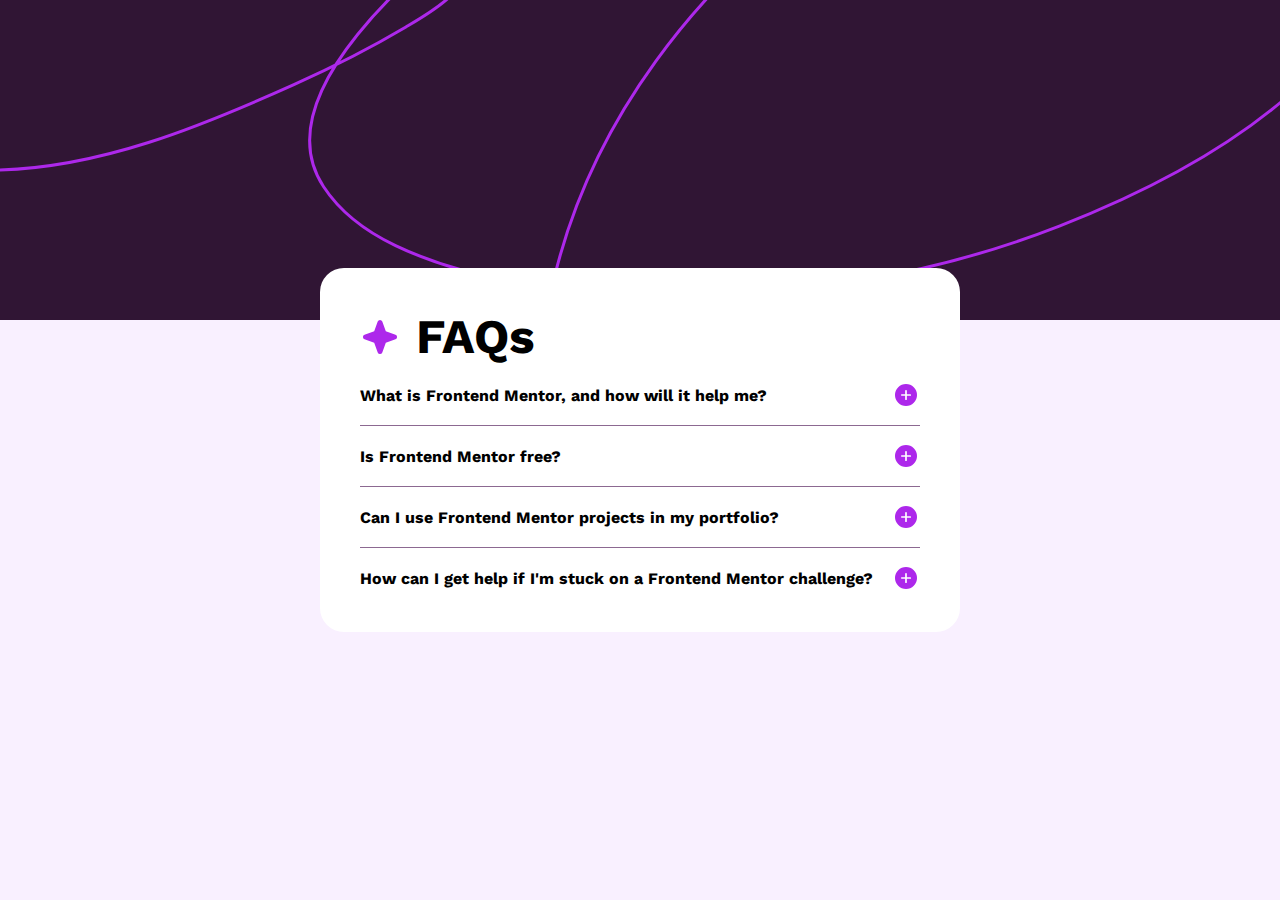
<file: FAQ-Accordion/index.html>
<!DOCTYPE html>
<html lang="en">

<head>
  <meta charset="UTF-8">
  <meta name="viewport" content="width=device-width, initial-scale=1.0">
  <!-- displays site properly based on user's device -->

  <link rel="icon" type="image/png" sizes="32x32" href="./assets/images/favicon-32x32.png">
  <link rel="stylesheet" href="./assets/css/style.css">

  <title>Frontend Mentor | FAQ accordion</title>
</head>

<body>

  <div class="container faq">
    <div class="container-title">
      <img src="./assets/images/icon-star.svg" class="star-img" alt="">
      <h1 class="heading">FAQs</h1>
    </div>
    <div class="accordion-block">
      <div class="expand-collapse-block">
        <div class="accordion-header" onclick="expandCollapse()">
          <h3 class="accordion-title">What is Frontend Mentor, and how will it help me?</h3>
          <div class="action-wrapper">
            <img src="./assets/images/icon-plus.svg" class="expand-icon" alt="accordion-expand">
            <img src="./assets/images/icon-minus.svg" class="collapse-icon" alt="accordion-expand">
          </div>
        </div>
        <div class="accordion-body">
          <p class="para">
            Frontend Mentor offers realistic coding challenges to help developers improve their
            frontend coding skills with projects in HTML, CSS, and JavaScript. It's suitable for
            all levels and ideal for portfolio building.
          </p>
        </div>
      </div>
      <div class="expand-collapse-block">
        <div class="accordion-header" onclick="expandCollapse()">
          <h3 class="accordion-title">Is Frontend Mentor free?</h3>
          <div class="action-wrapper">
            <img src="./assets/images/icon-plus.svg" class="expand-icon" alt="accordion-expand">
            <img src="./assets/images/icon-minus.svg" class="collapse-icon" alt="accordion-expand">
          </div>
        </div>
        <div class="accordion-body hide">
          <p class="para">
            Yes, Frontend Mentor offers both free and premium coding challenges, with the free
            option providing access to a range of projects suitable for all skill levels.
          </p>
        </div>
      </div>
      <div class="expand-collapse-block">
        <div class="accordion-header" onclick="expandCollapse()">
          <h3 class="accordion-title">Can I use Frontend Mentor projects in my portfolio?</h3>
          <div class="action-wrapper">
            <img src="./assets/images/icon-plus.svg" class="expand-icon" alt="accordion-expand">
            <img src="./assets/images/icon-minus.svg" class="collapse-icon" alt="accordion-expand">
          </div>
        </div>
        <div class="accordion-body hide">
          <p class="para">
            Yes, you can use projects completed on Frontend Mentor in your portfolio. It's an excellent
            way to showcase your skills to potential employers!
          </p>
        </div>
      </div>
      <div class="expand-collapse-block">
        <div class="accordion-header" onclick="expandCollapse()">
          <h3 class="accordion-title">How can I get help if I'm stuck on a Frontend Mentor challenge?</h3>
          <div class="action-wrapper">
            <img src="./assets/images/icon-plus.svg" class="expand-icon" alt="accordion-expand">
            <img src="./assets/images/icon-minus.svg" class="collapse-icon" alt="accordion-expand">
          </div>
        </div>
        <div class="accordion-body hide">
          <p class="para">
            The best place to get help is inside Frontend Mentor's Discord community. There's a help
            channel where you can ask questions and seek support from other community members.
          </p>
        </div>
      </div>
    </div>
  </div>

  <script src="./index.js"></script>
</body>

</html>
</file>
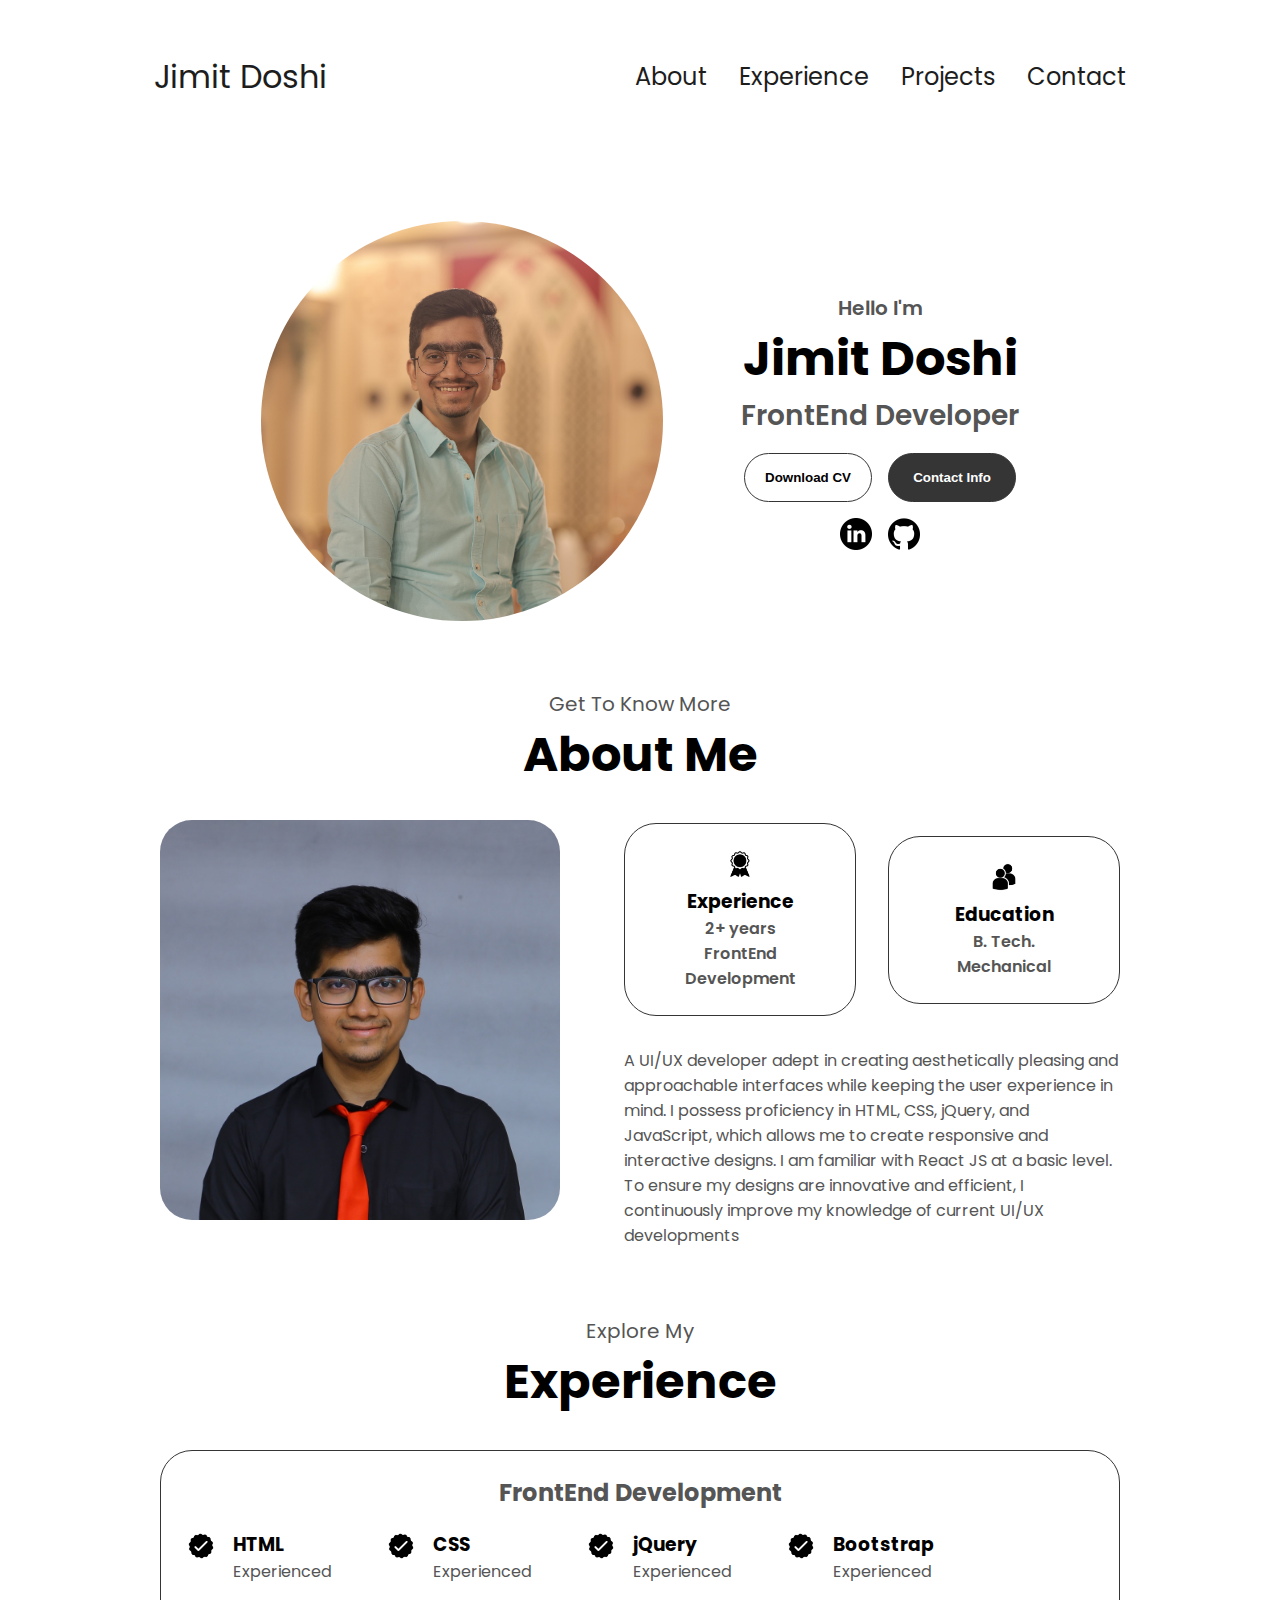
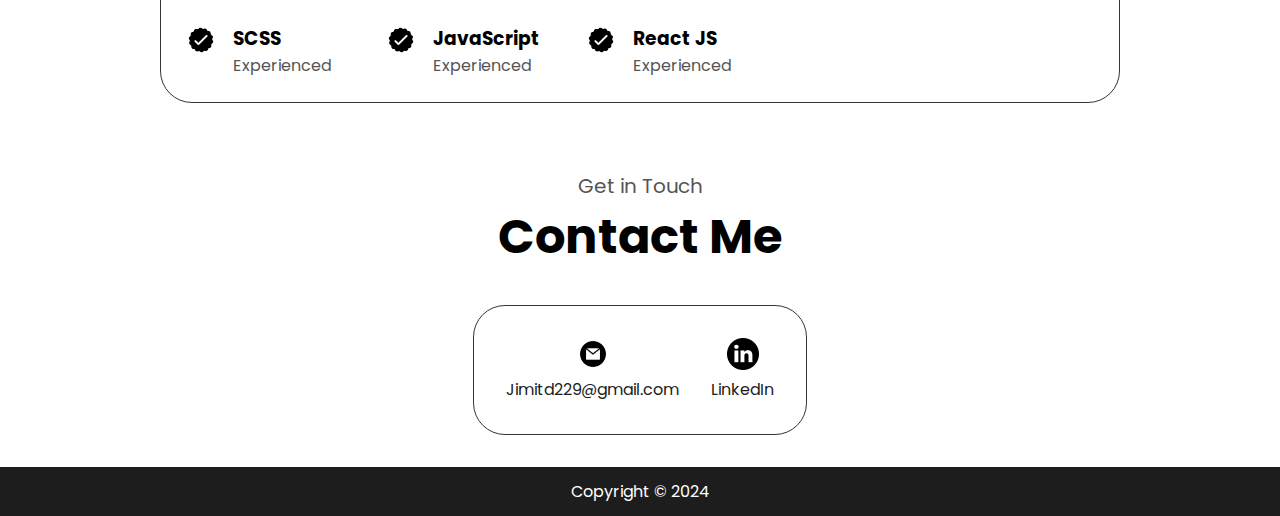
<file: Jimit-Portfolio/index.html>
<!DOCTYPE html>
<html lang="en">

<head>
    <meta charset="UTF-8">
    <meta name="viewport" content="width=device-width, initial-scale=1.0">
    <title>Jimit Portfolio</title>
    <link rel="stylesheet" href="./assets/sass/style.css">
</head>

<body>
    <header>
        <nav class="desktop-nav">
            <div class="logo">
                <a href="#" class="logo-link">Jimit Doshi
                </a>
            </div>
            <div class="navbar">
                <ul class="nav-list">
                    <li class="nav-item">
                        <a href="#about" class="nav-link">About</a>
                    </li>
                    <li class="nav-item">
                        <a href="#experience" class="nav-link">Experience</a>
                    </li>
                    <li class="nav-item">
                        <a href="#projects" class="nav-link">Projects</a>
                    </li>
                    <li class="nav-item">
                        <a href="#contact" class="nav-link">Contact</a>
                    </li>
                </ul>
            </div>
        </nav>
        <nav class="mobile-nav">
            <div class="logo">
                <a href="#" class="logo-link">Jimit Doshi
                </a>
            </div>
            <div class="hamburger-menu">
                <div class="hamburger-icon">
                    <span></span>
                    <span></span>
                    <span></span>
                </div>
                <ul class="nav-list">
                    <li class="nav-item">
                        <a href="#about" class="nav-link">About</a>
                    </li>
                    <li class="nav-item">
                        <a href="#experience" class="nav-link">Experience</a>
                    </li>
                    <li class="nav-item">
                        <a href="#projects" class="nav-link">Projects</a>
                    </li>
                    <li class="nav-item">
                        <a href="#contact" class="nav-link">Contact</a>
                    </li>
                </ul>
            </div>
        </nav>
    </header>
    <main>
        <section id="profile">
            <div class="container profile">
                <img src="./assets/images/profile-pic.jpg" alt="Jimit profile pic" class="profile-pic">
            </div>
            <div class="container text">
                <p class="text-1">Hello I'm</p>
                <h2 class="title">Jimit Doshi</h2>
                <p class="text-2">FrontEnd Developer</p>
                <div class="btn-container">
                    <button class="btn download"
                        onclick="window.open('./assets/resume/Jimit_Doshi_FrontEnd_Developer_Resume.pdf')">Download
                        CV</button>
                    <button class="btn contact" onclick="location.href='./#contact'">Contact Info</button>
                </div>
                <div class="socials-container">
                    <img src="./assets/images/linkedin.png" class="icon" alt="Jimit LinkedIn Profile"
                        onclick="location.href='https://www.linkedin.com/in/jimitd22/'">
                    <img src="./assets/images/github.png" class="icon" alt="Jimit GitHub Profile"
                        onclick="location.href='https://github.com/JimitD22/'">
                </div>
            </div>
        </section>
        <section id="about">
            <p class="text-1">Get To Know More</p>
            <h2 class="title">About Me</h2>
            <div class="section-container">
                <div class="container profile about">
                    <img src="./assets/images/VP0A0215.jpg" alt="about-pic" class="about-img">
                </div>
                <div class="about-details-container">
                    <div class="container text about">
                        <div class="details-container">
                            <img src="./assets/images/experience.png" alt="Work Experience" class="about icon">
                            <h3>Experience</h3>
                            <p>2+ years <br /> FrontEnd Development</p>
                        </div>
                        <div class="details-container">
                            <img src="./assets/images/education.png" alt="Education" class="about icon">
                            <h3>Education</h3>
                            <p>B. Tech.<br />Mechanical</p>
                        </div>
                    </div>
                    <div class="text-container">
                        <p>A UI/UX developer adept in creating aesthetically pleasing and approachable interfaces while
                            keeping the user experience in mind. I possess proficiency in HTML, CSS, jQuery, and
                            JavaScript, which allows me to create responsive and interactive designs. I am familiar with
                            React JS at a basic level. To ensure my designs are innovative and efficient, I continuously
                            improve my knowledge of current UI/UX developments</p>
                    </div>
                </div>
            </div>
        </section>
        <section id="experience">
            <p class="text-1">Explore My</p>
            <h2 class="title">Experience</h2>
            <div class="experience-details-container">
                <div class="about-containers">
                    <div class="details-container">
                        <h3 class="subtitle">
                            FrontEnd Development
                        </h3>
                        <div class="article-container">
                            <article>
                                <img src="./assets/images/checkmark.png" alt="checkmark icon" class="icon">
                                <div>
                                    <h3>HTML</h3>
                                    <p>Experienced</p>
                                </div>
                            </article>
                            <article>
                                <img src="./assets/images/checkmark.png" alt="checkmark icon" class="icon">
                                <div>
                                    <h3>CSS</h3>
                                    <p>Experienced</p>
                                </div>
                            </article>
                            <article>
                                <img src="./assets/images/checkmark.png" alt="checkmark icon" class="icon">
                                <div>
                                    <h3>jQuery</h3>
                                    <p>Experienced</p>
                                </div>
                            </article>
                            <article>
                                <img src="./assets/images/checkmark.png" alt="checkmark icon" class="icon">
                                <div>
                                    <h3>Bootstrap</h3>
                                    <p>Experienced</p>
                                </div>
                            </article>
                            <article>
                                <img src="./assets/images/checkmark.png" alt="checkmark icon" class="icon">
                                <div>
                                    <h3>SCSS</h3>
                                    <p>Experienced</p>
                                </div>
                            </article>
                            <article>
                                <img src="./assets/images/checkmark.png" alt="checkmark icon" class="icon">
                                <div>
                                    <h3>JavaScript</h3>
                                    <p>Experienced</p>
                                </div>
                            </article>
                            <article>
                                <img src="./assets/images/checkmark.png" alt="checkmark icon" class="icon">
                                <div>
                                    <h3>React JS</h3>
                                    <p>Experienced</p>
                                </div>
                            </article>
                        </div>
                    </div>
                </div>
            </div>
        </section>
        <section id="contact">
            <p class="text-1">Get in Touch</p>
            <h2 class="title">Contact Me</h2>
            <div class="section-container contact-info-upper-container">
                <div class="contact-info-container">
                    <img src="./assets/images/email.png" alt="email icon" class="icon contact">
                    <p><a href="mailto:jimitd229@gmail.com">Jimitd229@gmail.com</a></p>
                </div>
                <div class="contact-info-container">
                    <img src="./assets/images/linkedin.png" alt="linkedin icon" class="icon contact">
                    <p><a href="https://www.linkedin.com/in/jimitd22/">LinkedIn</a></p>
                </div>
            </div>
        </section>
    </main>
    <footer>
        <div class="copyright">
            <p>Copyright © 2024</p>
        </div>
    </footer>
    <script src="./scripts/index.js"></script>
</body>

</html>
</file>
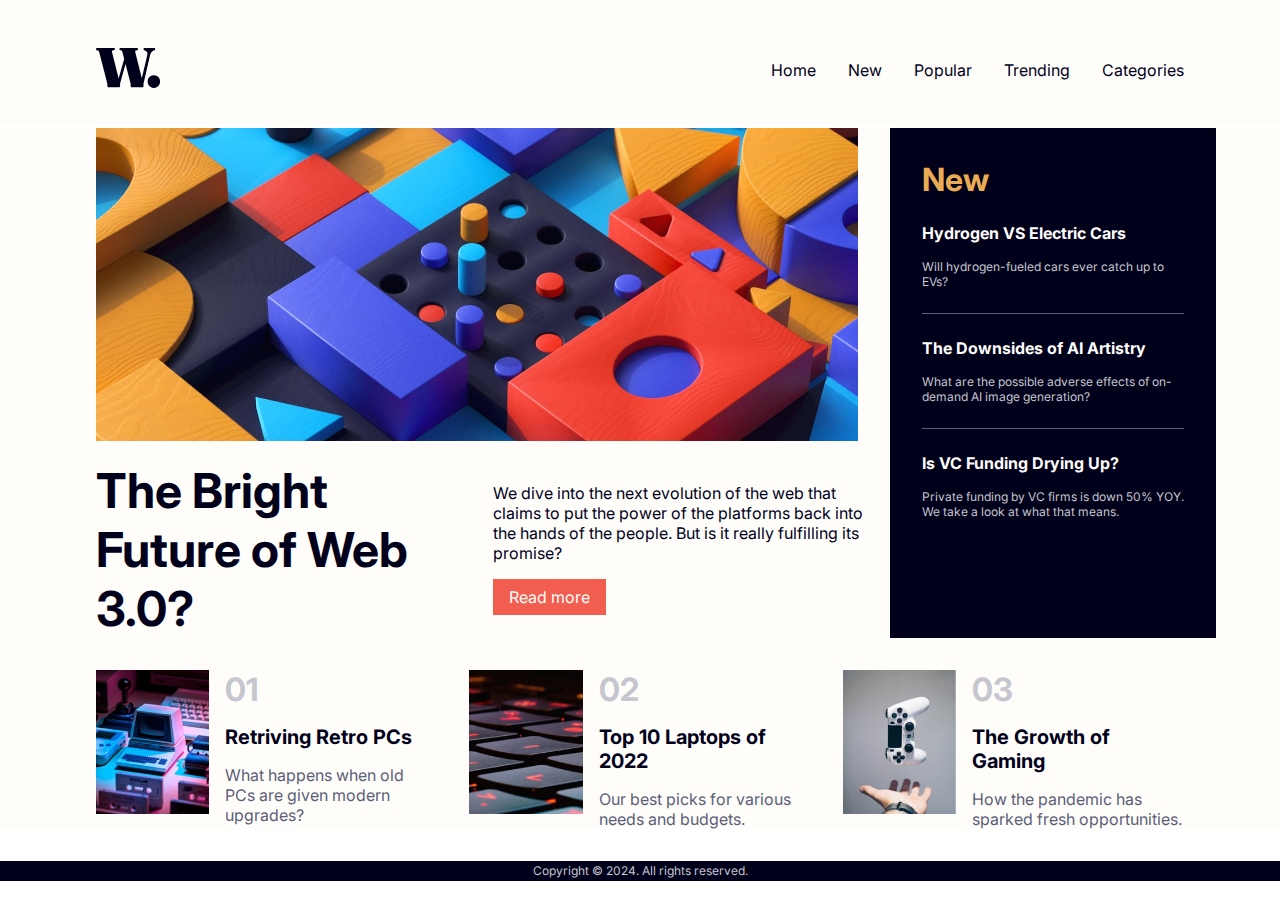
<file: News-Homepage/index.html>
<!DOCTYPE html>
<html lang="en">

<head>
  <meta charset="UTF-8">
  <meta name="viewport" content="width=device-width, initial-scale=1.0">
  <!-- displays site properly based on user's device -->

  <link rel="icon" type="image/png" sizes="32x32" href="./assets/images/favicon-32x32.png">

  <title>Frontend Mentor | News homepage</title>

  <!-- Feel free to remove these styles or customise in your own stylesheet 👍 -->
  <link rel="stylesheet" href="./assets/css/style.css">
</head>

<body>

  <header class="page-header">
    <nav class="flex-wrapper">
      <a href="#" class="page-logo">
        <img src="./assets/images/logo.svg" alt="brand-logo">
      </a>
      <div class="navbar">
        <a href="#" class="nav-item">Home</a>
        <a href="#" class="nav-item">New</a>
        <a href="#" class="nav-item">Popular</a>
        <a href="#" class="nav-item">Trending</a>
        <a href="#" class="nav-item">Categories</a>
      </div>
    </nav>
  </header>

  <main class="page-main">
    <section class="hero-wrapper">
      <div class="hero-main">
        <img src="./assets/images/image-web-3-desktop.jpg" alt="web-3">
        <div class="img-content">
          <h1 class="hero-title">The Bright Future of Web 3.0?</h1>
          <div class="hero-content">
            <p class="para">We dive into the next evolution of the web that claims to put the power of the platforms
              back into the hands of the people. But is it really fulfilling its promise?
            </p>
            <button class="read-more">
              Read more
            </button>
          </div>
        </div>
      </div>
      <div class="hero-side">
        <h2 class="side-title">New</h2>

        <ul class="article-list">
          <li class="list-item">
            <h3 class="article-title">Hydrogen VS Electric Cars</h3>
            <p class="article-para">Will hydrogen-fueled cars ever catch up to EVs?</p>
          </li>
          <li class="list-item">
            <h3 class="article-title">The Downsides of AI Artistry</h3>
            <p class="article-para">What are the possible adverse effects of on-demand AI image generation?</p>
          </li>
          <li class="list-item">
            <h3 class="article-title">Is VC Funding Drying Up?</h3>
            <p class="article-para">Private funding by VC firms is down 50% YOY. We take a look at what that means.</p>
          </li>
        </ul>
      </div>
    </section>
    <section class="container">
      <div class="slides">
        <div class="blog">
          <img src="./assets/images/image-retro-pcs.jpg">
          <div class="blog-content">
            <h3 class="blog-number">01</h3>
            <h4 class="blog-title">Retriving Retro PCs</h4>
            <p class="blog-para">What happens when old PCs are given modern upgrades?</p>
          </div>
        </div>
        <div class="blog">
          <img src="./assets/images/image-top-laptops.jpg">
          <div class="blog-content">
            <h3 class="blog-number">02</h3>
            <h4 class="blog-title">Top 10 Laptops of 2022</h4>
            <p class="blog-para">Our best picks for various needs and budgets.</p>
          </div>
        </div>
        <div class="blog">
          <img src="./assets/images/image-gaming-growth.jpg">
          <div class="blog-content">
            <h3 class="blog-number">03</h3>
            <h4 class="blog-title">The Growth of Gaming</h4>
            <p class="blog-para">How the pandemic has sparked fresh opportunities.</p>
          </div>
        </div>
      </div>
    </section>
  </main>
  <footer>
    Copyright © 2024. All rights reserved.
  </footer>
</body>

</html>
</file>
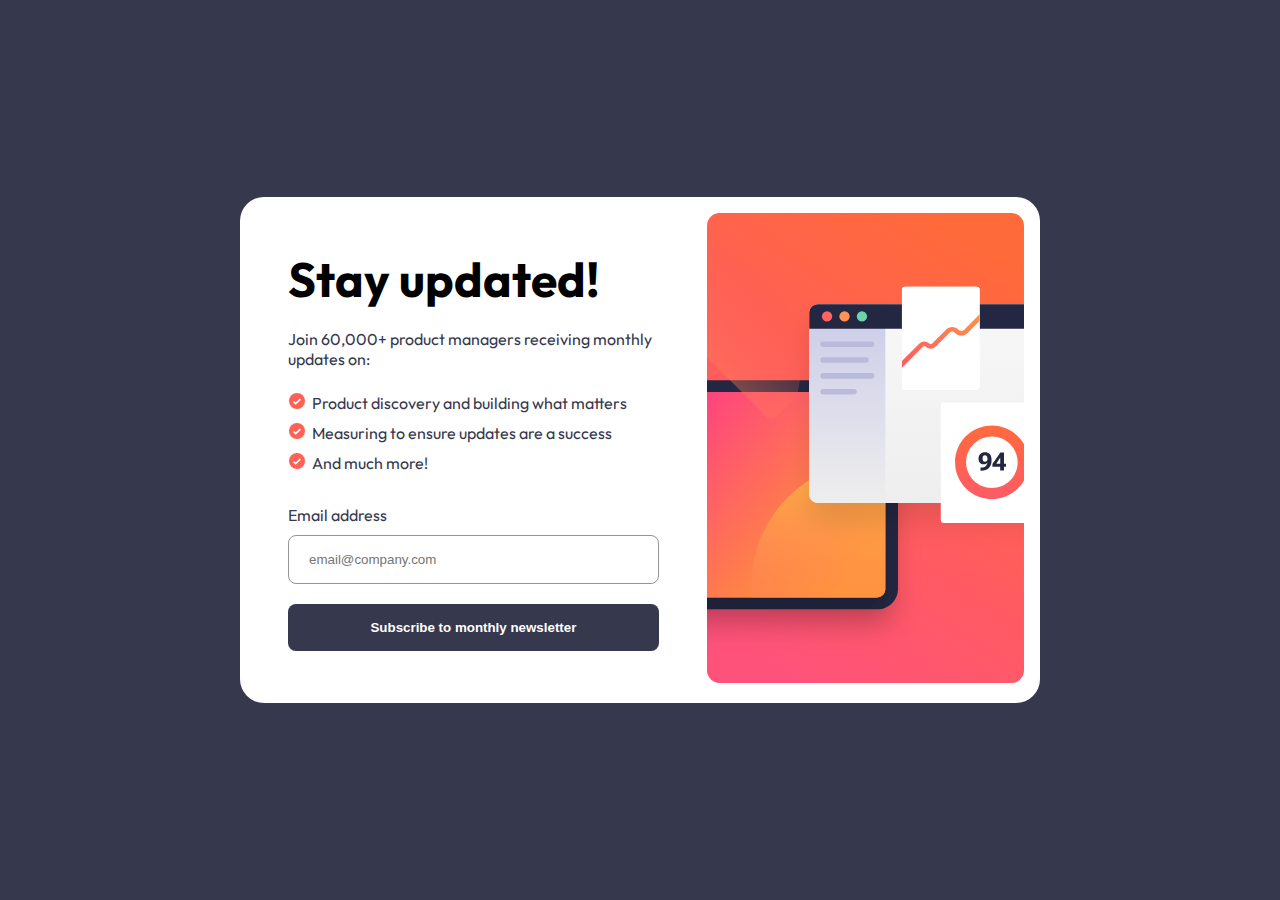
<file: Newsletter-signup/index.html>
<!DOCTYPE html>
<html lang="en">

<head>
  <meta charset="UTF-8">
  <meta name="viewport" content="width=device-width, initial-scale=1.0">
  <!-- displays site properly based on user's device -->

  <link rel="icon" type="image/png" sizes="32x32" href="./assets/images/favicon-32x32.png">

  <title>Frontend Mentor | Newsletter sign-up form with success message</title>

  <!-- Feel free to remove these styles or customise in your own stylesheet 👍 -->
  <link rel="stylesheet" href="style.css">
</head>

<body>

  <!-- Sign-up form start -->
  <div class="container form">
    <div class="text">
      <h1>Stay updated!</h1>

      <p>Join 60,000+ product managers receiving monthly updates on:</p>

      <ul>
        <li>Product discovery and building what matters</li>
        <li>Measuring to ensure updates are a success</li>
        <li>And much more!</li>
      </ul>

      <form>
        <label for="email">Email address</label>
        <input type="email" id="email" class="form-control" placeholder="email@company.com">
        <button type="submit" class="submit-btn">Subscribe to monthly newsletter</button>
      </form>
    </div>
    <div class="illustration">
      <img src="./assets/images/illustration-sign-up-desktop.svg" alt="Desktop illustration" class="img-illustration">
    </div>


  </div>

  <!-- Sign-up form end -->

  <!-- Success message start -->

  <div class="container success hide">
    <div class="card">
      <img src="./assets/images/icon-success.svg" alt="success tick">
      <h1>Thanks for subscribing!</h1>

      <p>A confirmation email has been sent to <b>ash@loremcompany.com</b>.
      Please open it and click the button inside to confirm your subscription.</p>

      <button>Dismiss message</button>
    </div>

  </div>

  <!-- Success message end -->
  <script src="index.js"></script>

</body>

</html>
</file>
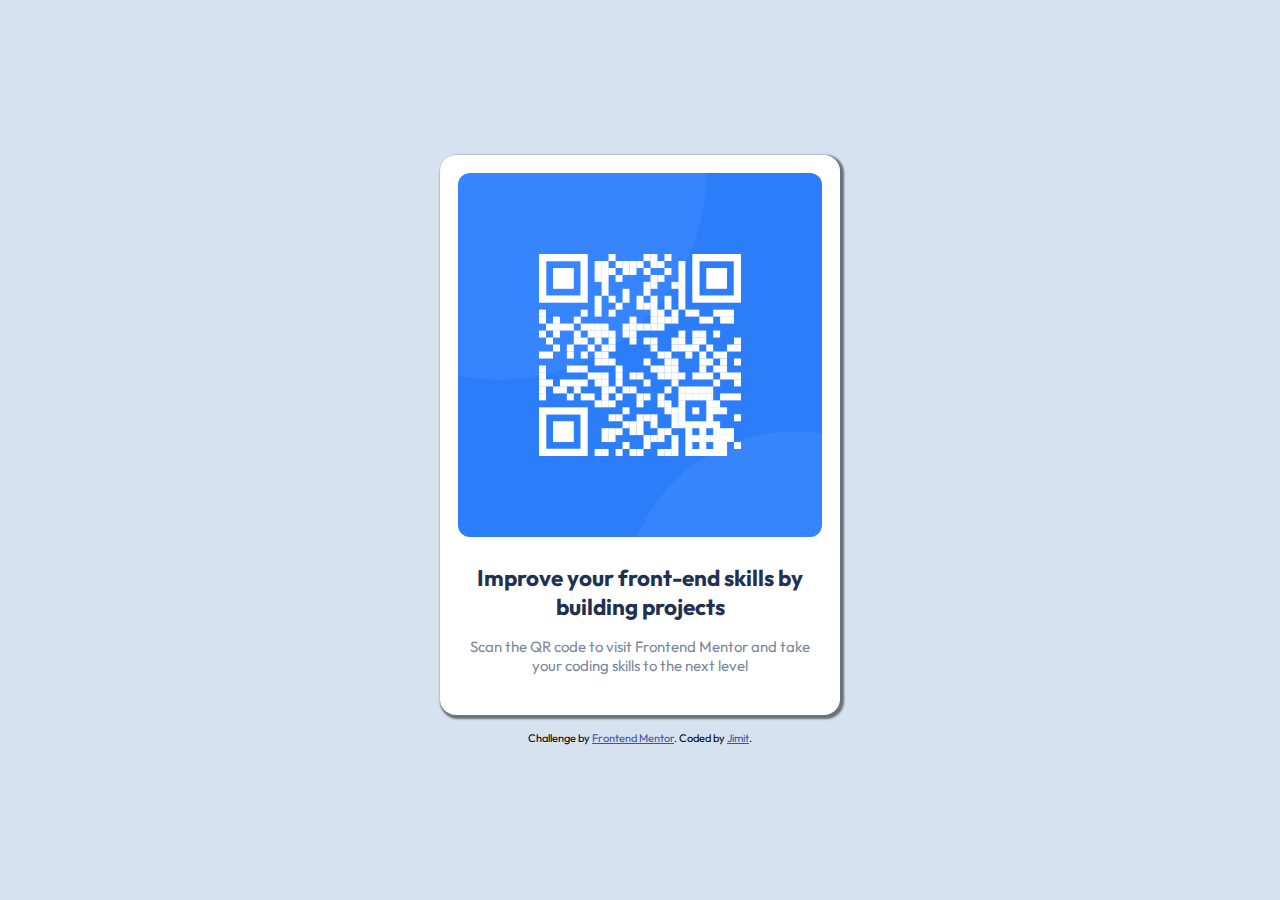
<file: QR-code-project/index.html>
<!DOCTYPE html>
<html lang="en">

<head>
  <meta charset="UTF-8">
  <meta name="viewport" content="width=device-width, initial-scale=1.0">
  <!-- displays site properly based on user's device -->

  <link rel="icon" type="image/png" sizes="32x32" href="./images/favicon-32x32.png">
  <link rel="stylesheet" href="style.css">

  <title>Frontend Mentor | QR code component</title>

  <!-- Feel free to remove these styles or customise in your own stylesheet 👍 -->
</head>

<body>
  <div class="container">
    <div class="card">
      <img src="./images/image-qr-code.png" alt="FrontendMentor Site QR" class="qr-code">
      <div class="text">
        <h2>Improve your front-end skills by building projects</h2>
        <p class="para">Scan the QR code to visit Frontend Mentor and take your coding skills to the next level</p>
      </div>
    </div>
    <div class="attribution">
      Challenge by <a href="https://www.frontendmentor.io?ref=challenge" target="_blank">Frontend Mentor</a>.
      Coded by <a href="#">Jimit</a>.
    </div>
  </div>


  
</body>

</html>
</file>
<file: FAQ-Accordion/assets/css/style.css>
@import url('https://fonts.googleapis.com/css2?family=Work+Sans&display=swap');


*{
    margin: 0;
    padding: 0;
    box-sizing: border-box;
}

body{
    font-family: 'Work Sans', sans-serif;
    font-weight: 400;
    background-color: hsl(275, 100%, 97%);
    background-image: url("../images/background-pattern-desktop.svg");
    background-repeat: no-repeat;
}

.container.faq{
    background: hsl(0, 0%, 100%);
    position: absolute;
    top: 50%;
    left: 50%;
    transform: translate(-50%, -50%);
    padding: 2.5rem;
    border-radius: 1.5rem;
    width: 50%;
}

.container-title{
    display: flex;
    align-items: center;
}

.container-title .heading{
    font-size: 3rem;
    font-weight: 700;
    margin-left: 1rem;
}

.expand-collapse-block{
    padding: 1rem 0;
    border-bottom: 1px solid hsl(292, 16%, 49%);
}

.expand-collapse-block:last-child{
    border-bottom: none;
    padding-bottom: 0;
}

.expand-collapse-block .accordion-header{
    display: flex;
    justify-content: space-between;
    align-items: center;
}

.accordion-header .accordion-title{
    font-size: 1rem;
}

.accordion-header .accordion-title:hover{
    color: hsl(292, 42%, 14%);
    cursor: pointer;
}

.star-img{
    width: 40px; 
    height: 40px;
}

.expand-collapse-block.is-expanded .accordion-body{
    display: block;
    visibility: visible;
    max-height: max-content;
    margin-top: 1.5rem;
}

.expand-collapse-block .accordion-body{
    display: none;
    visibility: hidden;
    max-height: 0;
    transition: 3s ease-in;
}

.accordion-body .para{
    font-size: 0.875rem;
}

.action-wrapper{
    padding-left: 1rem;
}

.expand-icon,
.collapse-icon{
    width: 28px;
    height: 28px;
    transition: 0.1s ease-in;
}

.expand-icon:hover,
.collapse-icon:hover{
    cursor: pointer;
}

.expand-collapse-block.is-expanded .expand-icon{
    display: none;
    visibility: hidden;
}

.expand-collapse-block.is-expaned .collapse-icon{
    display: block;
    visibility: visible;
}

.expand-collapse-block:not(.is-expanded) .expand-icon{
    display: block;
    visibility: visible;
}

.expand-collapse-block:not(.is-expanded) .collapse-icon{
    display: none;
    visibility: hidden;
}

@media (min-width: 375px) and (max-width:768px) {
    .container.faq{
        width: 90%;
    }

    .container-title .heading{
        font-size: 1.5rem;
    }

    .star-img{
        width: 1.5rem;
        height: 1.5rem;
    }
}
</file>
<file: Jimit-Portfolio/assets/sass/style.css>
/*  General Styles */
@import url("https://fonts.googleapis.com/css2?family=Poppins:wght@300;400;500;600&display=swap");
* {
  padding: 0;
  margin: 0;
}

html {
  scroll-behavior: smooth;
}

body {
  font-family: "Poppins", sans-serif;
}
body ::-webkit-scrollbar {
  display: none;
}
body p {
  color: rgb(85, 85, 85);
}
body a,
body button {
  transition: all 300ms ease;
  text-decoration: none;
}

/* Desktop */
/* Header */
.desktop-nav {
  display: flex;
  justify-content: space-around;
  align-items: center;
  height: 17vh;
}
.desktop-nav .logo-link {
  font-size: 2rem;
  cursor: pointer;
  color: #1d1d1d;
}
.desktop-nav .nav-list {
  display: flex;
  list-style: none;
  gap: 2rem;
  font-size: 1.5rem;
}
.desktop-nav .nav-list .nav-link {
  color: #1d1d1d;
  text-decoration-color: #ffffff;
}
.desktop-nav .nav-list .nav-link:hover {
  color: #666666;
  text-decoration: underline;
  text-underline-offset: 0.5rem;
  text-decoration-color: #666666;
}

/* Sections */
section {
  padding-top: 4vh;
  margin: 2rem 10rem;
  box-sizing: border-box;
  min-height: -moz-fit-content;
  min-height: fit-content;
}

.section-container {
  display: flex;
}

/* Profile */
#profile {
  display: flex;
  justify-content: center;
  gap: 5rem;
}

.text-2 {
  font-size: 1.75rem;
  margin-bottom: 1rem;
  text-align: center;
}

.text-1 {
  font-size: 1.25rem;
  text-align: center;
}

.title {
  font-size: 3rem;
  text-align: center;
}

.subtitle {
  font-size: 1.5rem;
  color: rgb(85, 85, 85);
}

.icon {
  cursor: pointer;
  height: 2rem;
}

.container.profile {
  display: flex;
  height: 400px;
  width: 400px;
  margin: auto 0;
}
.container.profile .profile-pic {
  border-radius: 50%;
}
.container.profile.about {
  display: flex;
  gap: 5rem;
}
.container.profile.about .about-img {
  border-radius: 2rem;
}
.container.text {
  align-self: center;
  text-align: center;
}
.container.text p {
  font-weight: 600;
  text-align: center;
}
.container.text .btn-container {
  display: flex;
  justify-content: center;
  gap: 1rem;
}
.container.text .btn-container .btn {
  font-weight: 600;
  transition: all 0.3s ease;
  padding: 1rem;
  width: 8rem;
  border-radius: 2rem;
  border: rgb(53, 53, 53) 1px solid;
}
.container.text .btn-container .btn:hover {
  cursor: pointer;
}
.container.text .btn-container .btn.contact, .container.text .btn-container .btn.download:hover {
  background: rgb(53, 53, 53);
  color: #ffffff;
}
.container.text .btn-container .btn.contact:hover {
  background: rgb(0, 0, 0);
}
.container.text .btn-container .btn.download {
  background: none;
}
.container.text .btn-container .btn.download:hover {
  border: rgb(255, 255, 255) 1px solid;
}
.container.text .socials-container {
  display: flex;
  justify-content: center;
  margin-top: 1rem;
  gap: 1rem;
}
.container.text.about {
  display: flex;
  align-items: center;
  text-align: center;
  gap: 2rem;
  margin-block: 2rem;
}

#about {
  position: relative;
}
#about .section-container {
  gap: 4rem;
  height: 80%;
  align-items: center;
}

.details-container {
  padding: 1.5rem;
  flex: 1;
  background: #ffffff;
  border-radius: 2rem;
  border: rgb(53, 53, 53) 1px solid;
}

/* Experience */
.experience-details-container {
  margin-block: 2rem;
  text-align: center;
}
.experience-details-container .article-container {
  display: flex;
  flex-direction: row;
  flex-wrap: wrap;
  text-align: initial;
  margin-top: 1.25rem;
  gap: 2.5rem;
}
.experience-details-container .article-container article {
  display: flex;
  gap: 1rem;
  width: 10rem;
}

/* Contact */
.contact-info-upper-container {
  text-align: center;
  border: 1px solid rgb(53, 53, 53);
  border-radius: 2rem;
  width: -moz-max-content;
  width: max-content;
  gap: 2rem;
  padding: 2rem;
  margin: 2rem auto;
}
.contact-info-upper-container a {
  color: #1d1d1d;
}
.contact-info-upper-container a:hover {
  color: #666666;
}

footer .copyright {
  text-align: center;
  padding: 0.75rem;
  background: #1d1d1d;
}
footer .copyright p {
  color: #ffffff;
}

/* Mobile */
.mobile-nav {
  display: none;
  height: 17vh;
  justify-content: space-around;
  align-items: center;
}
.mobile-nav .logo-link {
  font-size: 2rem;
  cursor: pointer;
  color: #1d1d1d;
}
.mobile-nav .hamburger-menu {
  position: relative;
  display: inline-block;
}
.mobile-nav .hamburger-menu .hamburger-icon {
  display: flex;
  flex-direction: column;
  justify-content: space-between;
  height: 1.5rem;
  width: 1.75rem;
  cursor: pointer;
}
.mobile-nav .hamburger-menu .hamburger-icon span {
  width: 100%;
  height: 0.25rem;
  background-color: #1d1d1d;
  transition: all 0.3s ease;
}
.mobile-nav .hamburger-menu .hamburger-icon span:first-child {
  transform: none;
}
.mobile-nav .hamburger-menu .hamburger-icon span:nth-child(2) {
  opacity: 1;
}
.mobile-nav .hamburger-menu .hamburger-icon span:last-child {
  transform: none;
}
.mobile-nav .hamburger-menu.show span:first-child {
  transform: rotate(45deg) translate(10px, 5px);
}
.mobile-nav .hamburger-menu.show span:nth-child(2) {
  opacity: 0;
}
.mobile-nav .hamburger-menu.show span:last-child {
  transform: rotate(-45deg) translate(10px, -5px);
}
.mobile-nav .hamburger-menu .nav-list {
  list-style: none;
  position: absolute;
  top: 100%;
  right: 0;
  background-color: #ffffff;
  max-height: 0;
  overflow: hidden;
  width: fill-content;
  transition: all 0.3s ease;
  padding-top: 2rem;
  border-bottom-left-radius: 1rem;
  border-bottom-right-radius: 1rem;
}
.mobile-nav .hamburger-menu .nav-list .nav-link {
  display: block;
  padding: 0.75rem;
  text-align: center;
  font-size: 1.5rem;
  color: #1d1d1d;
  transition: all 0.3s ease-in-out;
}
.mobile-nav .hamburger-menu .nav-list .nav-link:hover {
  color: #666666;
}
.mobile-nav .hamburger-menu .nav-list.show {
  max-height: 300px;
}

@media screen and (max-width: 1200px) {
  .desktop-nav {
    display: none;
  }
  .mobile-nav {
    display: flex;
  }
}
@media (min-width: 770px) and (max-width: 1200px) {
  .section-container {
    flex-direction: column;
  }
  .about-img {
    width: 400px;
  }
}
@media screen and (max-width: 769px) {
  section {
    margin: 2rem 4rem;
  }
  .section-container {
    flex-direction: column;
  }
  #profile {
    flex-direction: column;
    margin: 2rem auto;
  }
  .profile:not(.about) {
    margin: auto !important;
    height: -moz-max-content;
    height: max-content;
    width: -moz-max-content;
    width: max-content;
  }
  .profile:not(.about) .profile-pic {
    margin: 0 auto !important;
    width: 250px;
    height: 250px;
  }
  .about:not(.icon, .text) {
    height: -moz-max-content;
    height: max-content;
    width: -moz-max-content;
    width: max-content;
  }
  .about-img {
    margin: 0 auto;
    width: 250px;
    height: 250px;
  }
  #about .section-container {
    gap: 2rem;
  }
  .text-1 {
    font-size: 1rem;
  }
  .title {
    font-size: 2.25rem;
  }
  .text-2 {
    font-size: 1.5rem;
  }
}/*# sourceMappingURL=style.css.map */
</file>
<file: News-Homepage/assets/css/style.css>
@import url('https://fonts.googleapis.com/css2?family=Inter:wght@600&display=swap');
@import url('https://fonts.googleapis.com/css2?family=Inter:wght@400&display=swap');
@import url('https://fonts.googleapis.com/css2?family=Inter:wght@800&display=swap');

*{
    font-family: 'Inter';
    padding: 0;
    margin: 0;
    box-sizing: border-box;
    color: hsl(240, 100%, 5%);
}

a{
    text-decoration: none;
    cursor: pointer;
}

.para{
    font-size: 1rem;
}

header {
    position: fixed;
    top: 0;
    left: 0;
    right: 0;
    margin: auto;
    z-index: 9;
    background-color: hsl(36, 100%, 99%);
}

.flex-wrapper {
    display: flex;
    justify-content: space-between;
    align-items: center;
}

nav.flex-wrapper {
    padding: 3rem 6rem 2rem;
}

.navbar {
    display: flex;
    gap: 2rem;
}

.page-main {
    margin-top: 8rem;
    padding-inline: 6rem;
    background-color: hsl(36, 100%, 99%);
}

/* .hero-wrapper {
    display: flex;
    gap: 2rem;
    margin-bottom: 2rem;
} */

.hero-wrapper{
    display: grid;
    grid-template-columns: 70% 30%;
    gap: 2rem;
    margin-bottom: 2rem;
}

.hero-main img {
    width: 100%;
}

/* .img-content{
    display: flex;
    width: 100%;
    gap: 1rem;
    align-items: center;
    margin-top: 1rem;
} */

.img-content{
    display: grid;
    grid-template-columns: 50% 50%;
    gap: 1rem;
    align-items: center;
    margin-top: 1rem;
}

.hero-title{
    font-size: 3rem;
}

.hero-content{
    display: flex;
    flex-direction: column;
}

.hero-content .para{
    margin-bottom: 1rem;
}

.read-more{
    padding: 0.5rem 1rem;
    width: max-content;
    background-color: hsl(5, 85%, 63%);
    cursor: pointer;
    color: hsl(36, 100%, 99%);
    border: none;
    font-size: 1rem;
}

.read-more:hover{
    background:hsl(240, 100%, 5%);
}

.hero-side{
    background: hsl(240, 100%, 5%);
    padding: 2rem;
}

.side-title{
    color: hsl(35, 77%, 62%);
    font-size: 2rem;
}

.article-list{
    list-style: none;
}

.article-list li{
    padding-block: 1.5rem;
    border-bottom: 1px solid hsl(236, 13%, 42%);
}

.article-list :last-child{
    border: none;
    padding-bottom: 0;
}

.article-title{
    color: hsl(36, 100%, 99%);
    font-size: 1rem;
    padding-bottom: 1rem;
}

.article-title:hover{
    color: hsl(35, 77%, 62%);
    cursor: pointer;
}

.article-para{
    color: hsl(233, 8%, 79%);
    font-size: 0.75rem;
}

.slides{
    display: grid;
    grid-template-columns: repeat(3,1fr);
    justify-content: space-between;
    gap: 2rem;
    margin-bottom: 2rem;
}

.blog{
    display: flex;
    justify-content: space-between;
    /* align-items: center; */
    gap: 1rem;
}

.blog img{
    height: 9rem;
}

.blog-number{
    color: hsl(233, 8%, 79%);
    font-size: 2rem;
    padding-bottom: 1rem;
}

.blog-title{
    font-size: 1.25rem;
    padding-bottom: 1rem;
}

.blog-para{
    color: hsl(236, 13%, 42%)
}

.nav-item:hover,
.blog-title:hover{
    color: hsl(5, 85%, 63%);
    cursor: pointer;
}

footer{
    font-size: 0.75rem;
    background: hsl(240, 100%, 5%);
    color: hsl(233, 8%, 79%);
    text-align: center;
    line-height: 1.25rem;
}
</file>
<file: Newsletter-signup/style.css>
@import url('https://fonts.googleapis.com/css2?family=Outfit:wght@500&display=swap');


* {
    margin: 0;
    padding: 0;
    box-sizing: border-box;
}

body {
    font-family: 'Outfit', sans-serif;
    font-weight: 400;
    background-color: hsl(235, 18%, 26%);
    min-height: 100vh;
    display: flex;
    align-items: center;
    font-size: 1rem;
}

.container{
    background-color: hsl(0, 0%, 100%);
    margin:0 auto;
    border-radius: 1.5rem;
    transition: all 0.3s ease-in;
}

.container.form{
    display: flex;
    align-items: center;
    justify-content: space-between;
    gap: 1rem;
    width: 50rem;
    padding: 1rem;
    visibility: visible;
}

.container.form.hide{
    display: none;
    visibility: hidden;
}

.container.form .text{
    padding: 0 2rem;
}

.container.form h1{
    font-size: 3rem;
    margin-bottom: 1.25rem;
}

.container.form p{
    margin-bottom: 1.5rem;
    color: hsl(235, 18%, 26%);
}
.container.form ul{
    list-style-image: url(./assets/images/icon-list.svg);
    margin-left: 1.5rem;
}

.container.form ul li{
    margin-bottom: 0.625rem;
    color: hsl(235, 18%, 26%);
}

.container.form .illustration{
    width: 50%;
}
.container.form .img-illustration{
    width: 100%;
}

.container.form form{
    margin-top: 2rem;
    display: flex;
    flex-direction: column;
    font-family: inherit;
}

form label{
    color: hsl(235, 18%, 26%);
}

form input{
    margin-top: 0.625rem;
    padding: 1rem 1.25rem;
    border-radius: 0.5rem;
    border: 1px solid hsl(231, 7%, 60%);
}

form button{
    border: none;
    outline: none;
    margin-top: 1.25rem;
    background-color:hsl(235, 18%, 26%);
    color: white;
    padding: 1rem 1.25rem;
    border-radius: 0.5rem;
    font-weight: 700;
    cursor: pointer;
}

.container.success{
    flex-direction: column;
    width: 29rem;
    visibility: visible;
}

.container.success.hide{
    display: none;
    visibility: hidden;
}

.card{
    padding: 3rem;
    color: hsl(235, 18%, 26%);
}

.card button{
    border: none;
    outline: none;
    background-color:hsl(235, 18%, 26%);
    color: white;
    padding: 1rem 1.25rem;
    border-radius: 0.5rem;
    font-weight: 700;
    width: 100%;
}

.card h1{
    margin: 1.5rem 0;
    font-size: 3rem;
}

.card p{
    margin-bottom: 1.5rem;
}

button:hover{
    cursor: pointer;
    background-color: hsl(4, 100%, 67%);
}

input.error{
    border: 1px solid hsl(4, 100%, 67%);
}
</file>
<file: QR-code-project/style.css>
@import url('https://fonts.googleapis.com/css2?family=Outfit:wght@500&display=swap');
* {
    margin: 0;
    padding: 0;
}

body {
    font-size: 15px;
    font-family: 'Outfit', sans-serif;
    background-color: hsl(212, 45%, 89%);
    display: flex;
    align-items: center;
    min-height: 100vh;
}

.container{
    max-width: 400px;
    margin: 0 auto;
}

.card{
    background-color: hsl(0, 0%, 100%);
    padding: 1.125rem;
    border-radius: 1rem;
    text-align: center;
    box-shadow: 2px 2px 2px 2px rgb(0,0,0, 0.5);
}

.text{
    padding: 1.375rem 0.625rem;
}

.qr-code{
    width: 100%;
    border-radius: 0.75rem;
}

.text h2{
    font-weight:700 ;
    color: hsl(218, 44%, 22%);
    padding-bottom: 1rem;
}

.text .para{
    color: hsl(220, 15%, 55%);
}

.attribution {
    padding-top: 1rem;
    font-size: 11px;
    text-align: center;
}

.attribution a {
    color: hsl(228, 45%, 44%);
}


@media screen and (max-width:768px){
    .card{
        margin: 0 2em;
    }
}
</file>
